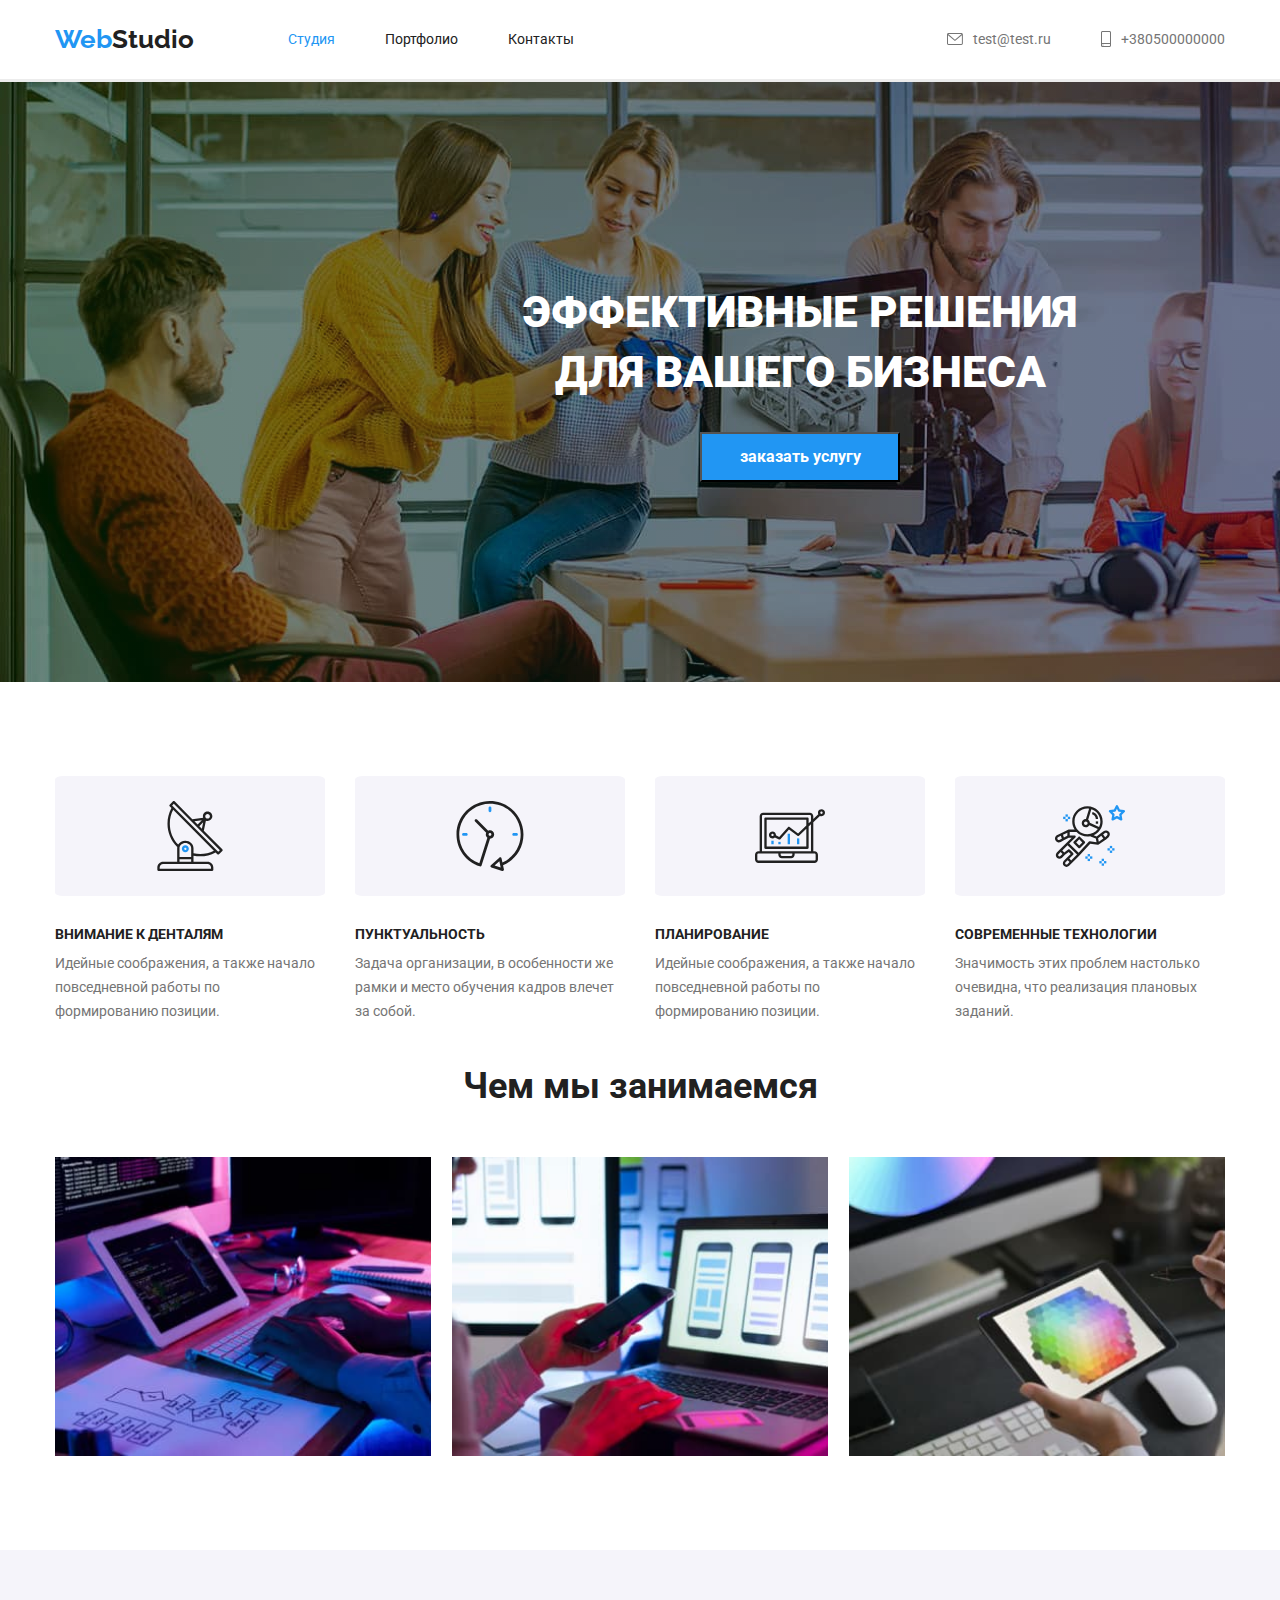
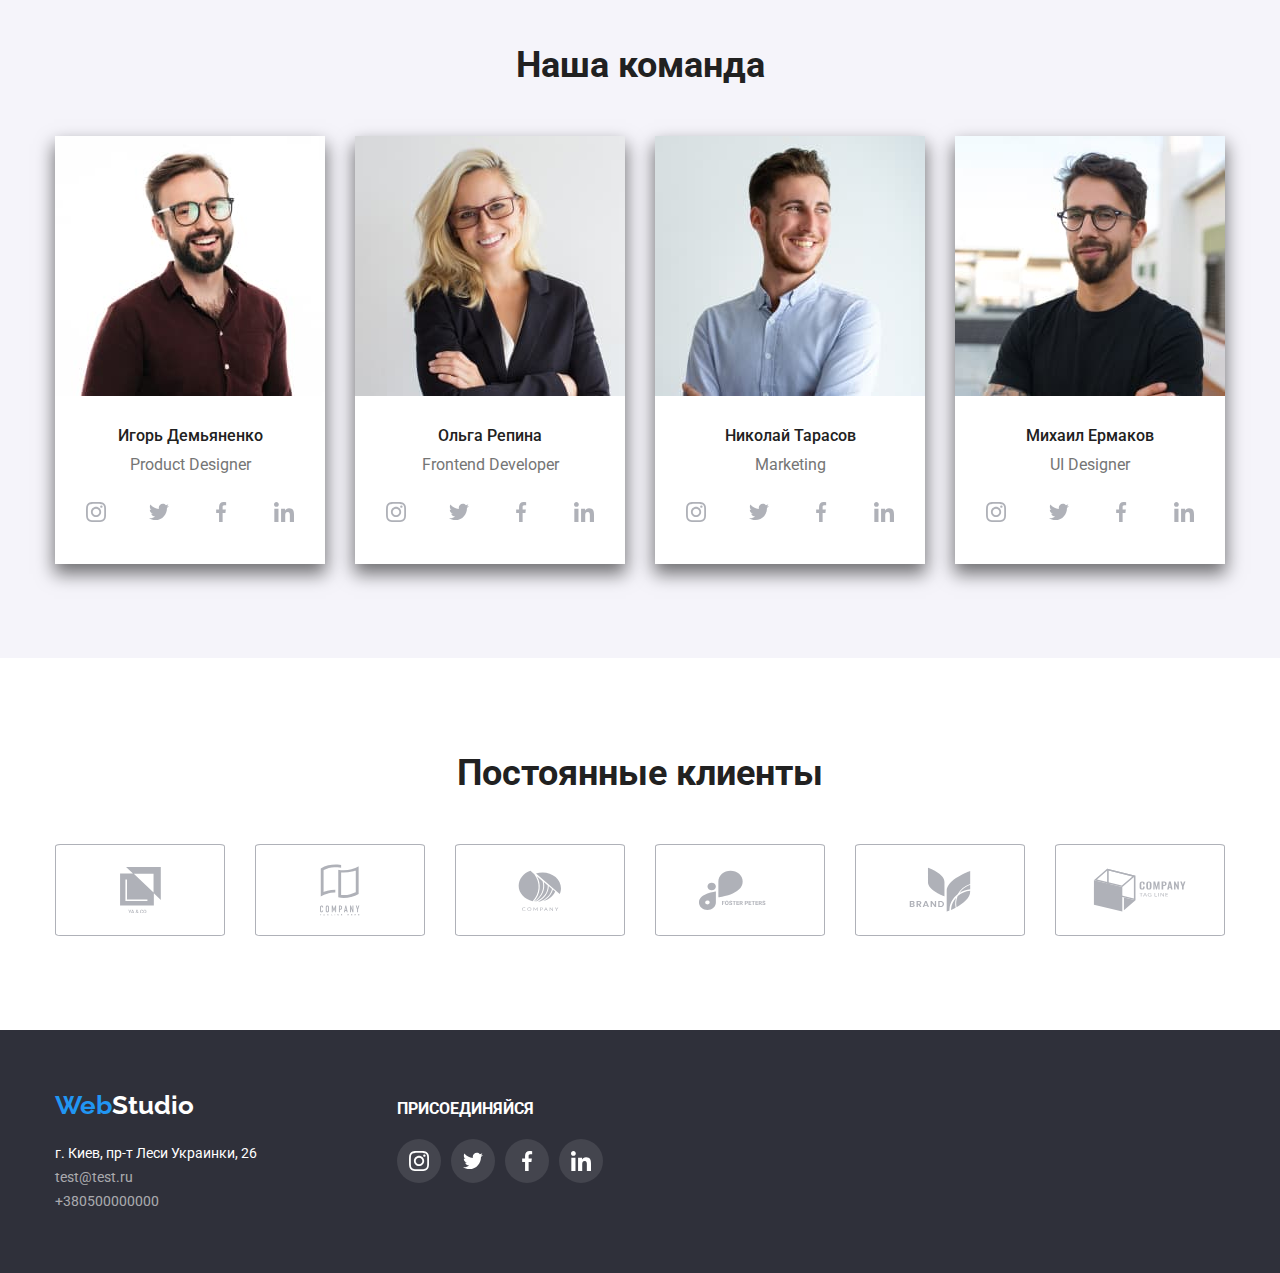
<file: index.html>
<!DOCTYPE html>
<html lang="ru">
<head>
    <meta charset="UTF-8">
    <meta http-equiv="X-UA-Compatible" content="IE=edge">
    <meta name="viewport" content="width=device-width, initial-scale=1.0">
    <title>Document</title>
    <link rel="stylesheet" href="https://cdnjs.cloudflare.com/ajax/libs/modern-normalize/1.0.0/modern-normalize.min.css">
    <link rel="preconnect" href="https://fonts.gstatic.com">
    <link
        href="https://fonts.googleapis.com/css2?family=Raleway:wght@700&family=Roboto:ital,wght@0,500;0,700;0,900;1,400&display=swap"
        rel="stylesheet">
    <link rel="stylesheet" href="./css/style.css">
</head>
    <body>
        <header class="header  head-page">
            <div class="container">
                <div class="nav-list">
                    <nav class="nav">
                        <a href="./index.html" class="logo"><span class="web">Web</span>Studio</a></li>
                        <ul class="site-nav list">
                            <li class="item"><a href="./index.html" class="nav-link  active">Студия</a></li>
                            <li class="item"><a href="./portfolio.html" class="nav-link ">Портфолио</a></li>
                            <li class="item"><a href="#" class="nav-link">Контакты</a></li>
                        </ul>
                    </nav>
                    <ul class="contacts list">   
                        <li class="item"> 
                            <a href="mailto:test@test.tu" class="mail"><svg class="mail-icon" width="16px" height="12px">
                                <use href="./images/icons.svg#icon-envelope"></use>
                            </svg>test@test.ru</a>
                        </li>
                        <li class="item">
                            <a href="tel:+380500000000" class="tel"><svg class="tel-icon" width="10px" height="16px">
                                <use href="./images/icons.svg#icon-smartphone"></use>
                            </svg>+380500000000</a>
                        </li>
                    </ul>
                </div>
            </div>
        </header>
        <main>
            <!--Герой-->
            <section class="hero">    
                    <h1  class="title">эффективные решения <br>для вашего бизнеса</h1>
                    <button type="button" class="hero-button">заказать услугу</button>
            </section>     
           <!--Приемущества-->
                <section class="section feature">
                    <div class="container">
                        <h2 hidden>Наши приемущества</h2>
                        
                            <ul class="feature-list list">
                                <li class="item">
                                    <div class="feature-link">
                                        <svg class="featureing" width="70px" height="70px">
                                            <use href="./images/icons.svg#icon-antenna"></use>
                                        </svg>
                                    </div>
                                    <h3 class="title">ВНИМАНИЕ К ДЕНТАЛЯМ</h3>
                                    <p class="text">Идейные соображения, а также начало повседневной работы по формированию позиции.</p>
                                </li>

                                <li class="item">
                                    <div class="feature-link">
                                        <svg width="70px" height="70px">
                                            <use href="./images/icons.svg#icon-clock"></use>
                                        </svg>
                                    </div>
                                    
                                    <h3 class="title">ПУНКТУАЛЬНОСТЬ</h3>
                                    <p class="text">Задача организации, в особенности же рамки и место обучения кадров влечет за собой.</p>
                                </li>
                                <li class="item">
                                    <div class="feature-link">
                                        <svg class="featureing" width="70px" height="70px">
                                            <use href="./images/icons.svg#icon-diagram"></use>
                                        </svg>
                                    </div>
                                    <h3 class="title">ПЛАНИРОВАНИЕ</h3>
                                    <p class="text">Идейные соображения, а также начало повседневной работы по формированию позиции.</p>
                                </li>
                                <li class="item">
                                    <div class="feature-link">
                                        <svg class="featureing" width="70px" height="70px">
                                            <use href="./images/icons.svg#icon-astronaut"></use>
                                        </svg>
                                    </div>
                                    <h3 class="title">СОВРЕМЕННЫЕ ТЕХНОЛОГИИ</h3>
                                    <p class="text">Значимость этих проблем настолько очевидна, что реализация плановых заданий.</p>
                                </li>
                            </ul>
                        
                    </div>
                </section>
            <!--Чем мы занимаемся-->           
                <section class="section sect-direction">
                    <div class="container">
                        <h2 class="section-title">Чем мы занимаемся</h2>
                        <ul class="list  directions">
                            <li><img src="./images/imgone.jpg"  alt="imageone" width="376"></li>
                            <li><img src="./images/imagetwo.jpg" alt="imagetwo" width="376"></li>
                            <li><img src="./images/imagethree.jpg" alt="imagethree" width="376"></li>
                        </ul>
                    </div>
                </section>
            <!--Наша команда-->
                <section class="section  comand">
                    <div class="container">
                        <h2 class="section-title">Наша команда</h2>
                        <ul class="comand-list  list">
                            <li class="item">
                                <img src="./images/product-designer.jpg" alt="product-designer" width="270">
                                <div class="comanda">
                                    <h3 class="title">Игорь Демьяненко</h3>
                                    <p class="text">Product Designer</p>
                                    <ul class="social-list list">
                                        <li>
                                            <a href="#" class="social-link">
                                                <svg class="social-icon" width="20px" height="20px">
                                                    <use href="./images/icons.svg#icon-insta"></use>
                                                </svg>
                                            </a>
                                        </li>
                                        <li>
                                            <a href="#" class="social-link">
                                                <svg class="social-icon" width="20px" height="20px">
                                                    <use href="./images/icons.svg#icon-twitter"></use>
                                                </svg>
                                            </a>
                                        </li>
                                        <li>
                                            <a href="#" class="social-link">
                                                <svg class="social-icon" width="20px" height="20px">
                                                    <use href="./images/icons.svg#icon-facebook"></use>
                                                </svg>
                                            </a>
                                        </li>
                                        <li>
                                            <a href="#" class="social-link">
                                                <svg class="social-icon" width="20px" height="20px">
                                                    <use href="./images/icons.svg#icon-In"></use>
                                                </svg>
                                            </a>
                                        </li>
                                </ul>
                                </div>
                            </li>
                            <li class="item">
                                <img src="./images/frontend-developer.jpg" alt="frontend-developer" width="270">
                                <div class="comanda">
                                    <h3 class="title">Ольга Репина</h3>
                                    <p class="text">Frontend Developer</p>
                                
                                    <ul class="social-list list">
                                        <li>
                                            <a href="#" class="social-link">
                                                <svg class="social-icon" width="20px" height="20px">
                                                    <use href="./images/icons.svg#icon-insta"></use>
                                                </svg>
                                            </a>
                                        </li>
                                        <li>
                                            <a href="#" class="social-link">
                                                <svg class="social-icon" width="20px" height="20px">
                                                    <use href="./images/icons.svg#icon-twitter"></use>
                                                </svg>
                                            </a>
                                        </li>
                                        <li>
                                            <a href="#" class="social-link">
                                                <svg class="social-icon" width="20px" height="20px">
                                                    <use href="./images/icons.svg#icon-facebook"></use>
                                                </svg>
                                            </a>
                                        </li>
                                        <li>
                                            <a href="#" class="social-link">
                                                <svg class="social-icon" width="20px" height="20px">
                                                    <use href="./images/icons.svg#icon-In"></use>
                                                </svg>
                                            </a>
                                        </li>
                                    </ul>
                                </div>
                            </li>
                            <li class="item">
                                <img src="./images/marketing.jpg" alt="marketing" width="270">
                                <div class="comanda">
                                    <h3 class="title">Николай Тарасов</h3>
                                    <p class="text">Marketing</p>
                                    <ul class="social-list list">
                                        <li>
                                            <a href="#" class="social-link">
                                                <svg class="social-icon" width="20px" height="20px">
                                                    <use href="./images/icons.svg#icon-insta"></use>
                                                </svg>
                                            </a>
                                        </li>
                                        <li>
                                            <a href="#" class="social-link">
                                                <svg class="social-icon" width="20px" height="20px">
                                                    <use href="./images/icons.svg#icon-twitter"></use>
                                                </svg>
                                            </a>
                                        </li>
                                        <li>
                                            <a href="#" class="social-link">
                                                <svg class="social-icon" width="20px" height="20px">
                                                    <use href="./images/icons.svg#icon-facebook"></use>
                                                </svg>
                                            </a>
                                        </li>
                                        <li>
                                            <a href="#" class="social-link">
                                                <svg class="social-icon" width="20px" height="20px">
                                                    <use href="./images/icons.svg#icon-In"></use>
                                                </svg>
                                            </a>
                                        </li>
                                    </ul>
                                </div>
                            </li>
                            <li class="item">
                                <img src="./images/designer.jpg" alt="designer" width="270">
                                <div class="comanda">
                                    <h3 class="title">Михаил Ермаков</h3>
                                    <p class="text">UI Designer</p>
                                    <ul class="social-list list">
                                        <li>
                                            <a href="#" class="social-link">
                                                <svg class="social-icon" width="20px" height="20px">
                                                    <use href="./images/icons.svg#icon-insta"></use>
                                                </svg>
                                            </a>
                                        </li>
                                        <li>
                                            <a href="#" class="social-link">
                                                <svg class="social-icon" width="20px" height="20px">
                                                    <use href="./images/icons.svg#icon-twitter"></use>
                                                </svg>
                                            </a>
                                        </li>
                                        <li>
                                            <a href="#" class="social-link">
                                                <svg class="social-icon" width="20px" height="20px">
                                                    <use href="./images/icons.svg#icon-facebook"></use>
                                                </svg>
                                            </a>
                                        </li>
                                        <li>
                                            <a href="#" class="social-link">
                                                <svg class="social-icon" width="20px" height="20px">
                                                    <use href="./images/icons.svg#icon-In"></use>
                                                </svg>
                                            </a>
                                        </li>
                                    </ul>
                                </div>
                            </li>
                        </ul>
                    </div>
                </section>
            <!-- Постоянные клиенты -->
                <section class="section clients">
                    <div class="container">
                        <h2 class="section-title">Постоянные клиенты</h2>
                        <ul class="clientsList list"> 
                            <li class="item">
                                <a href="#" class="client-link">
                                    <svg class="clients-icon" width="41px" height="46.7px">
                                        <use href="./images/icons.svg#icon-group1"></use>
                                    </svg>
                                </a>
                            </li> 
                            <li class="item">
                                <a href="#" class="client-link">
                                    <svg class="clients-icon" width="40px" height="52px">
                                        <use href="./images/icons.svg#icon-group2"></use>
                                    </svg>
                                </a>
                            </li>
                            <li class="item">
                                <a href="#" class="client-link">
                                    <svg class="clients-icon" width="43.46px" height="41.18px">
                                        <use href="./images/icons.svg#icon-group3"></use>
                                    </svg>
                                </a>
                            </li>
                            <li class="item">
                                <a href="#" class="client-link">
                                    <svg class="clients-icon" width="84.44px" height="40.62px">
                                        <use href="./images/icons.svg#icon-group4"></use>
                                    </svg>
                                </a>
                            </li>
                            <li class="item">
                                <a href="#" class="client-link">
                                    <svg class="clients-icon" width="62.54px" height="45.43px">
                                        <use href="./images/icons.svg#icon-group5"></use>
                                    </svg>
                                </a>
                            </li>
                            <li class="item">
                                <a href="#" class="client-link">
                                    <svg class="clients-icon" width="93.79px" height="43.93px">
                                        <use href="./images/icons.svg#icon-group6"></use>
                                    </svg>
                                </a>
                            </li>
                        </ul>
                    </div>
                </section>       
        </main>
        <footer class="footer">
            <div class="container foot">              
                <div class="address">
                    <a href="./index.html" class="logoFooter"><span class="web">Web</span>Studio</a>               
                        <ul class="contactsFoot list">
                            <li><address class="address">г. Киев, пр-т Леси Украинки, 26</address></li>
                            <li><a href="mailto:test@test.tu" class="mail">test@test.ru</a></li>
                            <li><a href="tel:+380500000000" class="tel">+380500000000</a></li>
                        </ul>
                </div>    
                <div class="footer-social">
                    <h3 class="text">ПРИСОЕДИНЯЙСЯ</h3>
                    <ul class="footer-social-list list">
                        <li class="item">
                            <a href="#" class="footsocial-link">
                                <svg class="social-icon" width="20px" height="20px">
                                    <use href="./images/icons.svg#icon-insta"></use>
                                </svg>
                            </a>
                        </li>
                        <li class="item">
                            <a href="#" class="footsocial-link">
                                <svg class="social-icon" width="20px" height="20px">
                                    <use href="./images/icons.svg#icon-twitter"></use>
                                </svg>
                            </a>
                        </li>
                        <li class="item">
                            <a href="#" class="footsocial-link">
                                <svg class="social-icon" width="20px" height="20px">
                                    <use href="./images/icons.svg#icon-facebook"></use>
                                </svg>
                            </a>
                        </li>    
                        <li class="item">
                            <a href="#" class="footsocial-link">
                                <svg class="social-icon" width="20px" height="20px">
                                    <use href="./images/icons.svg#icon-In"></use>
                                </svg>
                            </a>
                        </li>
                    </ul>
                </div>
            </div>
        </footer>
    </body>
</html>
</file>
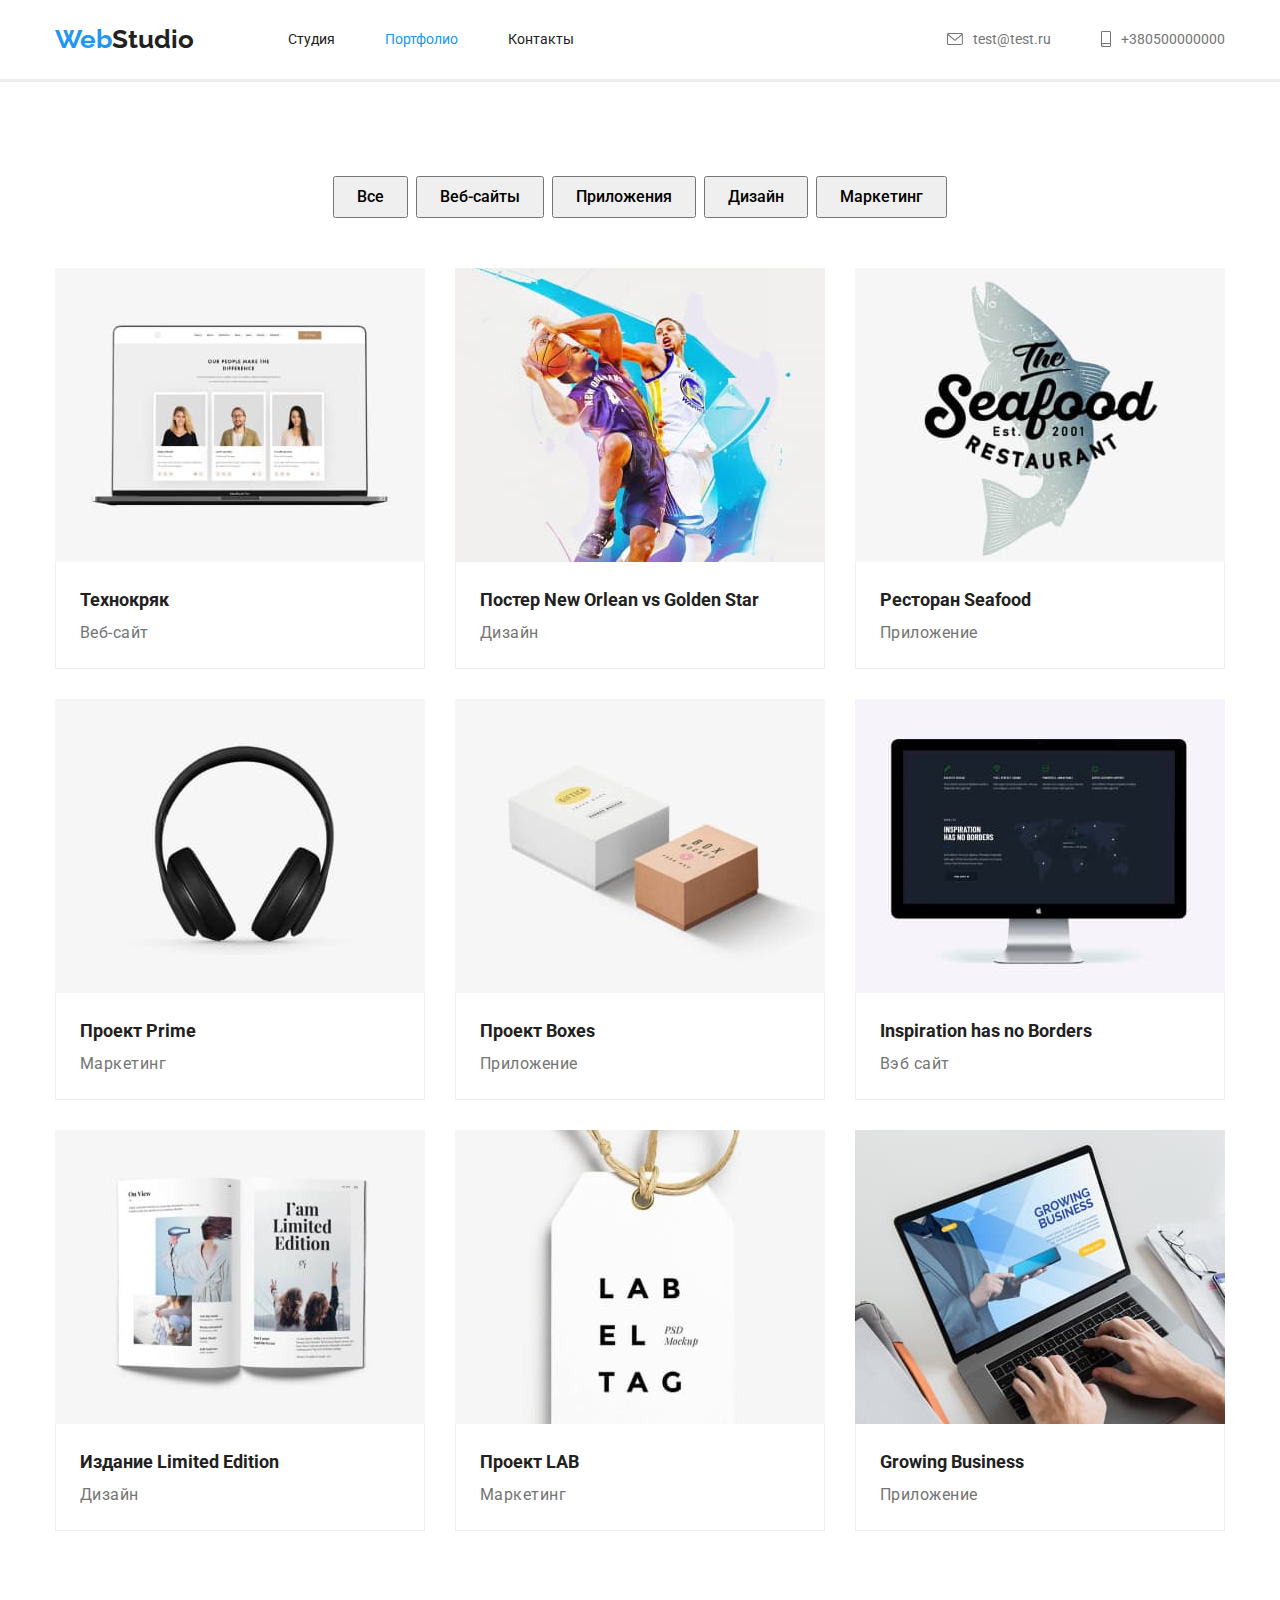
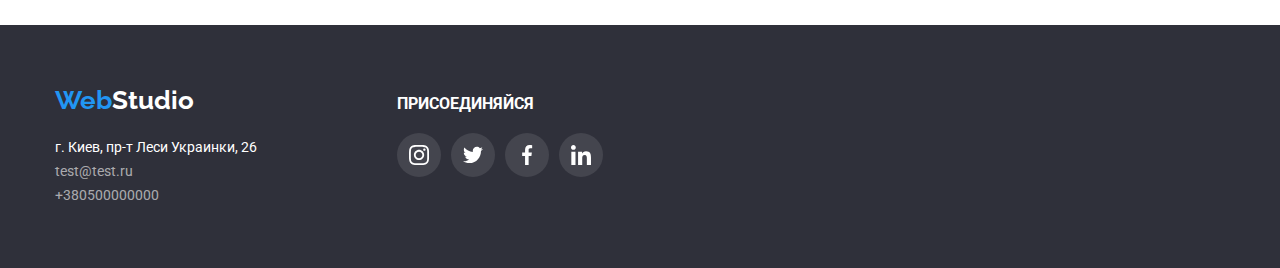
<file: portfolio.html>
<!DOCTYPE html>
<html lang="ru">
<head>
    <meta charset="UTF-8">
    <meta http-equiv="X-UA-Compatible" content="IE=edge">
    <meta name="viewport" content="width=device-width, initial-scale=1.0">
    <title>Document</title>
    <link rel="stylesheet" href="https://cdnjs.cloudflare.com/ajax/libs/modern-normalize/1.0.0/modern-normalize.min.css">
    <link rel="preconnect" href="https://fonts.gstatic.com">
    <link
        href="https://fonts.googleapis.com/css2?family=Raleway:wght@700&family=Roboto:ital,wght@0,500;0,700;0,900;1,400&display=swap"
        rel="stylesheet">    
    <link rel="stylesheet" href="./css/style.css">
</head>
    <body>
        <header class="header head-page">  
            <div class="container">
                <div class="nav-list">
                    <nav class="nav">
                        <a href="./index.html" class="logo"><span class="web">Web</span>Studio</a></li>
                        <ul class="site-nav list">
                            <li class="item"><a href="./index.html" class="nav-link">Студия</a></li>
                            <li class="item"><a href="./portfolio.html" class="nav-link active">Портфолио</a></li>
                            <li class="item"><a href="#" class="nav-link">Контакты</a></li>
                        </ul>
                    </nav>
                    <ul class="contacts list">
                        <li class="item">
                            <a href="mailto:test@test.tu" class="mail"><svg class="mail-icon" width="16px" height="12px">
                                    <use href="./images/icons.svg#icon-envelope"></use>
                                </svg>test@test.ru</a>
                        </li>
                        <li class="item">
                            <a href="tel:+380500000000" class="tel"><svg class="tel-icon" width="10px" height="16px">
                                    <use href="./images/icons.svg#icon-smartphone"></use>
                                </svg>+380500000000</a>
                        </li>
                    </ul>
                </div>
            </div>
        </header>
        <main>
                <section class="section  work">
                    <div class="container">
                        <ul class="list menu">
                            <li class="item"><button type="button" class="butt-filter">Все</button></li>
                            <li class="item"><button type="button" class="butt-filter">Веб-сайты</button></li>
                            <li class="item"><button type="button" class="butt-filter">Приложения</button></li>
                            <li class="item"><button type="button" class="butt-filter">Дизайн</button></li>
                            <li class="item"><button type="button" class="butt-filter">Маркетинг</button></li>
                        </ul>
                        
                        <ul class="workList  list">
                            <li class="item">
                                <img src="./images/techno.jpg" alt="imageone" width="370">
                                <div class="portfolio">
                                    <h3 class="title">Технокряк</h3>
                                    <p class="text">Веб-сайт</p>
                                </div>
                            </li>
                            <li class="item">
                                <img src="./images/goldenstar.jpg" alt="imageone" width="370">
                                <div class="portfolio">
                                    <h3 class="title">Постер New Orlean vs Golden Star</h3>
                                    <p class="text">Дизайн</P>
                                </div>
                        </li>
                            <li class="item">
                                <img src="./images/seafood.jpg" alt="imageone" width="370">
                                <div class="portfolio">
                                    <h3 class="title">Ресторан Seafood</h3>
                                    <p class="text">Приложение</P>
                                </div>
                            </li>
                            <li class="item">
                                <img src="./images/prime.jpg" alt="imageone" width="370">
                                <div class="portfolio">
                                    <h3 class="title">Проект Prime</h3>
                                    <p class="text">Маркетинг</P>
                                </div>
                            </li>
                            <li class="item">
                                <img src="./images/boxes.jpg" alt="imageone" width="370">
                                <div class="portfolio">
                                    <h3 class="title">Проект Boxes</h3>
                                    <p class="text">Приложение</P>
                                </div>
                            </li>
                            <li class="item">
                                <img src="./images/inspiration.jpg" alt="imageone" width="370">
                                <div class="portfolio">
                                    <h3 class="title">Inspiration has no Borders</h3>
                                    <p class="text">Вэб сайт</P>
                                </div>
                            </li>
                            <li class="item">
                                <img src="./images/limited.jpg" alt="imageone" width="370">
                                <div class="portfolio">
                                    <h3 class="title">Издание Limited Edition</h3>
                                    <p class="text">Дизайн</P>
                                </div>
                            </li>
                            <li class="item">
                                <img src="./images/lab.jpg" alt="imageone" width="370">
                                <div class="portfolio">
                                    <h3 class="title">Проект LAB</h3>
                                    <p class="text">Маркетинг</P>
                                </div>
                            </li>
                            <li class="item">
                                <img src="./images/business.jpg" alt="imageone" width="370">
                                <div class="portfolio">
                                    <h3 class="title">Growing Business</h3>
                                    <p class="text">Приложение</P>
                                </div>
                            </li>
                        </ul>
                    </div>
                </section>
        </main>
    <footer class="footer">
        <div class="container foot">
            <div class="address">
                <a href="./index.html" class="logoFooter"><span class="web">Web</span>Studio</a>
                <ul class="contactsFoot list">
                    <li>
                        <address class="address">г. Киев, пр-т Леси Украинки, 26</address>
                    </li>
                    <li><a href="mailto:test@test.tu" class="mail">test@test.ru</a></li>
                    <li><a href="tel:+380500000000" class="tel">+380500000000</a></li>
                </ul>
            </div>
            <div class="footer-social">
                <h3 class="text">ПРИСОЕДИНЯЙСЯ</h3>
                <ul class="footer-social-list list">
                    <li class="item">
                        <a href="#" class="footsocial-link">
                            <svg class="social-icon" width="20px" height="20px">
                                <use href="./images/icons.svg#icon-insta"></use>
                            </svg>
                        </a>
                    </li>
                    <li class="item">
                        <a href="#" class="footsocial-link">
                            <svg class="social-icon" width="20px" height="20px">
                                <use href="./images/icons.svg#icon-twitter"></use>
                            </svg>
                        </a>
                    </li>
                    <li class="item">
                        <a href="#" class="footsocial-link">
                            <svg class="social-icon" width="20px" height="20px">
                                <use href="./images/icons.svg#icon-facebook"></use>
                            </svg>
                        </a>
                    </li>
                    <li class="item">
                        <a href="#" class="footsocial-link">
                            <svg class="social-icon" width="20px" height="20px">
                                <use href="./images/icons.svg#icon-In"></use>
                            </svg>
                        </a>
                    </li>
                </ul>
            </div>
        </div>
    </footer>
    </body>
</html>
</file>
<file: css/style.css>
:root {
  --primary-text-color: #757575;
  --secondary-text-color: #212121;
  --accent-text-color: #2196f3;
  --secondary-background-color: #2f303a;
  --white-text-color: #ffffff;
  --color-icon-clients: #afb1b8;
  --image-color-icon: #f5f4fa;
}
body {
  font-family: roboto, sans-serif;
  background-color: #ffffff;
  color: var(--primary-text-color);
  font-size: 14px;
  line-height: 1.71;
}
.container {
  margin-left: auto;
  margin-right: auto;
  padding: 0 15px 0 15px;
  width: 1200px;
}
img {
  display: block;
  max-width: 100%;
}
.header {
  padding-top: 24px;
  padding-bottom: 24px;
}
.header a {
  display: flex;
  align-items: center;
  color: inherit;
  text-decoration: none;
}
.head-page {
  margin-left: auto;
  margin-right: auto;
  border-bottom: solid #ececec;
}
.header .logo,
.header .nav-link {
  color: var(--secondary-text-color);
  text-decoration: none;
}

.nav {
  display: flex;
}
.nav-link:hover,
.nav-link:focus {
  color: var(--accent-text-color);
}
.site-nav {
  display: flex;
  align-items: center;
}
.nav-list {
  display: flex;
}
.site-nav .item:not(:last-child) {
  margin-right: 50px;
}
.site-nav .active {
  color: var(--accent-text-color);
}
.site-nav .contacts {
  font-weight: 500;
  line-height: 1.3;
}
.contacts {
  display: flex;
  align-items: center;
  margin-left: auto;
}
.contacts .item:not(:last-child) {
  margin-right: 50px;
}
.contacts .item {
  color: var(--primary-text-color);
}
.contacts .item:hover,
.contacts .item:focus {
  color: var(--accent-text-color);
}
.mail-icon,
.tel-icon {
  fill: currentColor;
  margin-right: 10px;
}
h1,
h2,
h3,
h4,
h5,
h6,
p,
ul {
  margin: 0px;
}
.logo {
  margin-right: 94px;
  font-family: Raleway;
  font-weight: 700;
  font-size: 26px;
  line-height: 1.19;
}
.logo:hover,
.logo:focus {
  color: var(--accent-text-color);
}
.web {
  color: var(--accent-text-color);
}
.hero {
  width: 1600px;
  padding-top: 200px;
  padding-bottom: 200px;
  margin-left: auto;
  margin-right: auto;
  background: var(--secondary-background-color);
  background-image: linear-gradient(
      to right,
      rgba(0, 127, 0, 0.2),
      rgba(0, 0, 127, 0.2)
    ),
    url(../images/bg.jpg);
  color: var(--white-text-color);
  text-align: center;
}
.hero .title {
  margin-top: 0;
  font-weight: 900;
  font-size: 44px;
  line-height: 1.364;
  letter-spacing: normal;
  text-transform: uppercase;
}
.hero-button {
  margin-top: 30px;
  width: 200px;
  height: 50px;
  letter-spacing: inherit;
  font-family: inherit;
  font-weight: 700;
  font-size: 16px;
  line-height: 1.87;
  background: var(--accent-text-color);
  color: var(--white-text-color);
}
.hero-button:hover,
.hero-button:focus {
  background: var(--secondary-background-color);
  color: var(--white-text-color);
  cursor: pointer;
}
.menu {
  display: flex;
  justify-content: center;
  margin-bottom: 50px;
}
.menu .item:not(:last-child) {
  margin-right: 8px;
}
.menu .item:hover,
.menu .item:focus {
  box-shadow: 0px 9px 17px 1px rgba(0, 0, 0, 0.54);
}
.butt-filter {
  padding: 6px 22px;
  letter-spacing: inherit;
  font-family: inherit;
  font-weight: 500;
  font-size: 16px;
  line-height: 1.62;
  cursor: pointer;
}
.butt-filter:hover,
.butt-filter:focus {
  background-color: var(--accent-text-color);
  color: #ffffff;
}
.work {
  padding-top: 94px;
  padding-bottom: 94px;
}
.workList {
  display: flex;
  flex-wrap: wrap;
  margin-top: -30px;
  margin-left: -30px;
}
.workList > .item {
  flex-basis: calc(100% / 3 - 30px);
  margin-left: 30px;
  margin-top: 30px;
}
.workList .item:hover,
.workList .item:focus {
  box-shadow: 0px 9px 17px 1px rgba(0, 0, 0, 0.54);
}
.workList .title {
  color: var(--secondary-text-color);
  font-weight: 700;
  font-size: 18px;
  line-height: 2;
}
.workList .text {
  font-size: 16px;
  line-height: 1.87;
  letter-spacing: 0.03em;
}
.portfolio {
  padding-top: 20px;
  padding-left: 24px;
  padding-bottom: 20px;
  padding-right: 24px;
  border-right: 1px solid #eeeeee;
  border-bottom: 1px solid #eeeeee;
  border-left: 1px solid #eeeeee;
}
.list {
  padding: 0px;
  list-style: none;
}
.feature {
  padding-top: 94px;
  padding-bottom: 94px;
}
.feature-link {
  width: 270px;
  height: 120px;
  display: flex;
  align-items: center;
  justify-content: center;
  background-color: var(--image-color-icon);
  border-radius: 3%;
  margin-bottom: 30px;
}

.feature-list {
  display: flex;
  align-items: center;
  justify-content: space-between;
}
.feature-list .title {
  margin-bottom: 10px;
  color: var(--secondary-text-color);
  font-weight: 700;
  font-size: 14px;
  line-height: 1.15;
  /* outline: 2px solid red; */
}
.feature-list .text {
  font-size: 14px;
  line-height: 1.7;
  /* outline: 2px solid red; */
}
.feature-list .item {
  width: 270px;
  height: 101px;
}
.sect-direction {
  padding-bottom: 94px;
}
.section .section-title {
  text-align: center;
  margin-bottom: 50px;
  color: var(--secondary-text-color);
  font-weight: 700;
  font-size: 36px;
  line-height: 1.17;
}
.sect-direction {
  padding-top: 94px;
}
.directions {
  display: flex;
  justify-content: space-between;
  padding-bottom: 0px;
}
.comand {
  padding-top: 94px;
  padding-bottom: 94px;
  margin-bottom: 0;
  margin-right: auto;
  align-items: center;
  background: #f5f4fa;
}
.comand-list {
  display: flex;
  justify-content: space-between;
  background: #f5f4fa;
}
.comand-list .item {
  background: #ffffff;
  box-shadow: 0px 9px 17px 1px rgba(0, 0, 0, 0.54);
}
.comand-list .title {
  text-align: center;
  color: var(--secondary-text-color);
  font-weight: 500;
  font-size: 16px;
  line-height: 1.19;
}
.comand-list .text {
  font-size: 16px;
  line-height: 1.19;
  text-align: center;
  margin-bottom: 16px;
}
.comanda {
  padding-top: 30px;
  padding-bottom: 30px;
}
.comanda .title {
  padding-bottom: 10px;
}
.social-list {
  display: flex;
  justify-content: space-evenly;
}
.social-link {
  display: flex;
  align-items: center;
  justify-content: center;
  width: 44px;
  height: 44px;
  color: var(--color-icon-clients);
}
.social-link:hover,
.social-link:focus {
  color: white;
  background-color: var(--accent-text-color);
  border-radius: 50%;
}
.social-icon {
  fill: currentColor;
}
.clients {
  padding-top: 94px;
  padding-bottom: 94px;
}
.clientsList {
  display: flex;
  justify-content: space-between;
}
.clients .section-title {
  margin-bottom: 50px;
}
.client-link {
  display: flex;
  justify-content: center;
  align-items: center;
  width: 170px;
  height: 92px;
  color: var(--color-icon-clients);
  background-color: var(--white-text-color);
  border: 1px solid #afb1b8;
  border-radius: 3%;
}
.client-link:hover,
.client-link:focus {
  border-color: var(--accent-text-color);
  color: var(--accent-text-color);
}
.clients-icon {
  fill: currentColor;
}
.footer {
  padding-top: 60px;
  padding-bottom: 60px;
  margin: auto;
  background: var(--secondary-background-color);
  color: var(--white-text-color);
}
.footer a {
  /* margin-top: 30px; */
  text-decoration: none;
  color: var(--white-text-color);
}
.logoFooter {
  margin-top: 60px;
  margin-bottom: 20px;
  font-family: Raleway;
  font-weight: 700;
  font-size: 26px;
  line-height: 1.19;
}
.address {
  font-style: normal;
  font-size: 14px;
  line-height: 1.7;
  color: var(--white-text-color);
  margin-right: 70px;
}
.contactsFoot {
  margin-top: 20px;
}
.contactsFoot .mail,
.contactsFoot .tel {
  color: rgba(255, 255, 255, 0.6);
}
.contactsFoot a:hover,
.contactsFoot a:focus {
  color: var(--accent-text-color);
}
.foot {
  display: flex;
  align-items: baseline;
}
.footsocial-link {
  display: flex;
  padding-right: 10px;
  width: 44px;
  height: 44px;
  padding: 12px;
  color: var(--color-icon-clients);
  background: rgba(255, 255, 255, 0.1);
  border-radius: 50%;
}
.footsocial-link:hover,
.footsocial-link:focus {
  color: white;
  background-color: var(--accent-text-color);
  border-radius: 50%;
}
.footer-social .text {
  font-weight: 700;
  line-height: 1.15;
  /* padding-top: 10px; */
  margin-bottom: 20px;
  color: var(--white-text-color);
  text-transform: uppercase;
}
.footer-social-list {
  display: flex;
  justify-content: flex-start;
}
.footer-social-list .item:not(:last-child) {
  margin-right: 10px;
}
</file>
